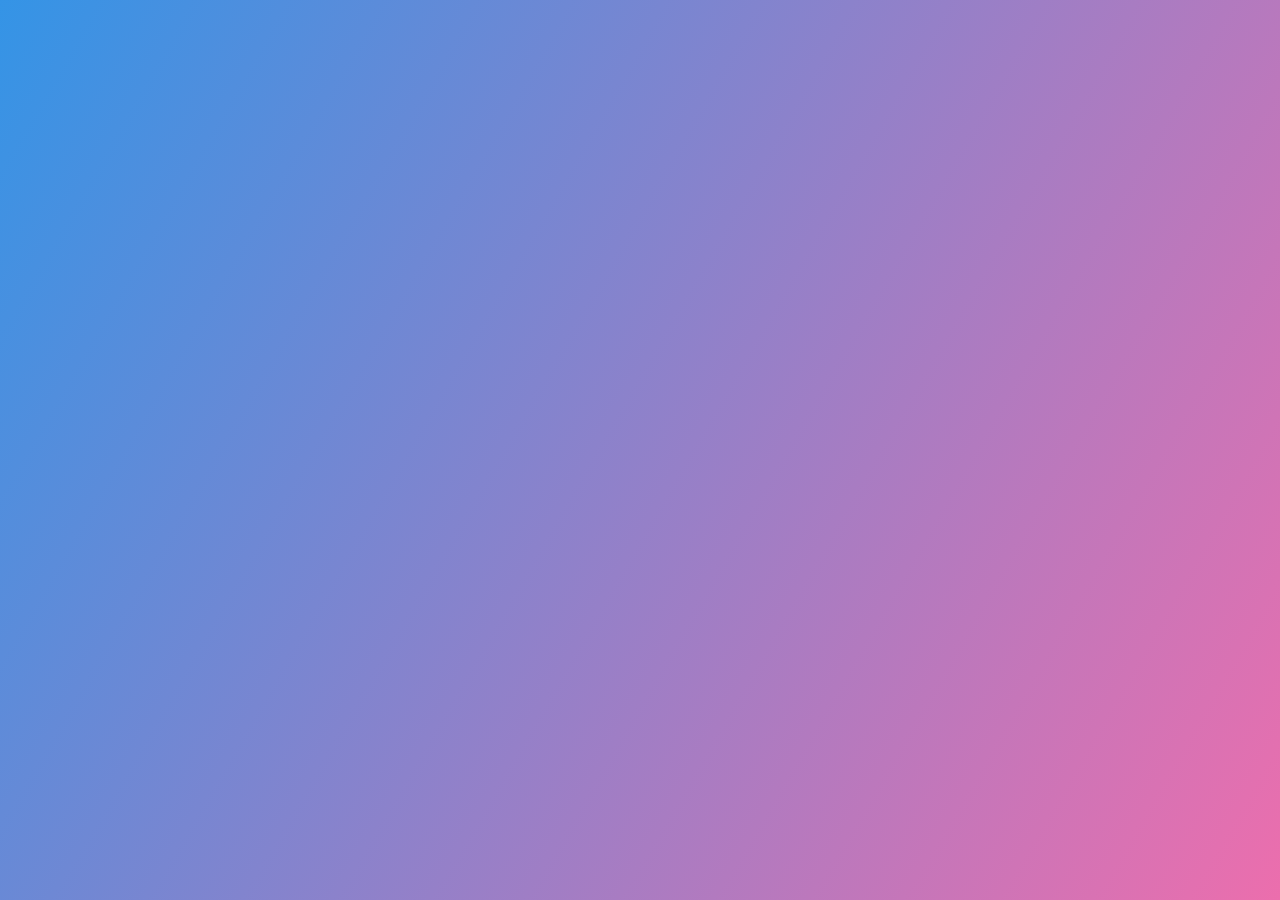
<file: Projects-02/index.html>
<!DOCTYPE html>
<html lang="en">
  <head>
    <meta charset="UTF-8" />
    <meta name="viewport" content="width=device-width, initial-scale=1.0" />
    <title>HSL Color Generator</title>
    <link rel="stylesheet" href="style.css" />
  </head>
  <body>
    <script src="app.js"></script>
  </body>
</html>
</file>
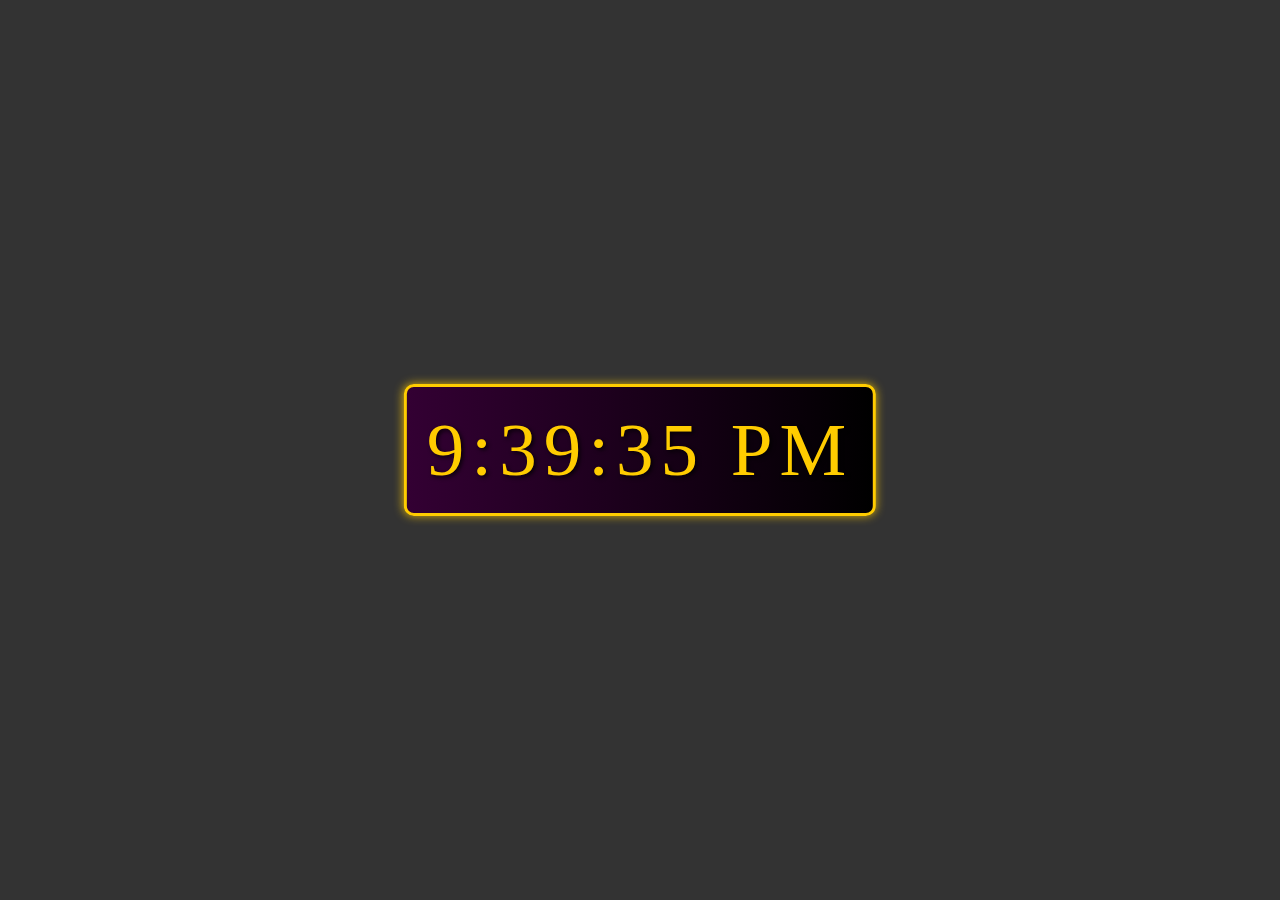
<file: Projects-03/index.html>
<!DOCTYPE html>
<html lang="en">
<head>
    <meta charset="UTF-8">
    <meta name="viewport" content="width=device-width, initial-scale=1.0">
    <title>Digital Clock</title>
    <link rel="stylesheet" href="style.css">
</head>
<body>

        <div id="clock"></div>


    <script src="script.js"></script>
</body>
</html>
</file>
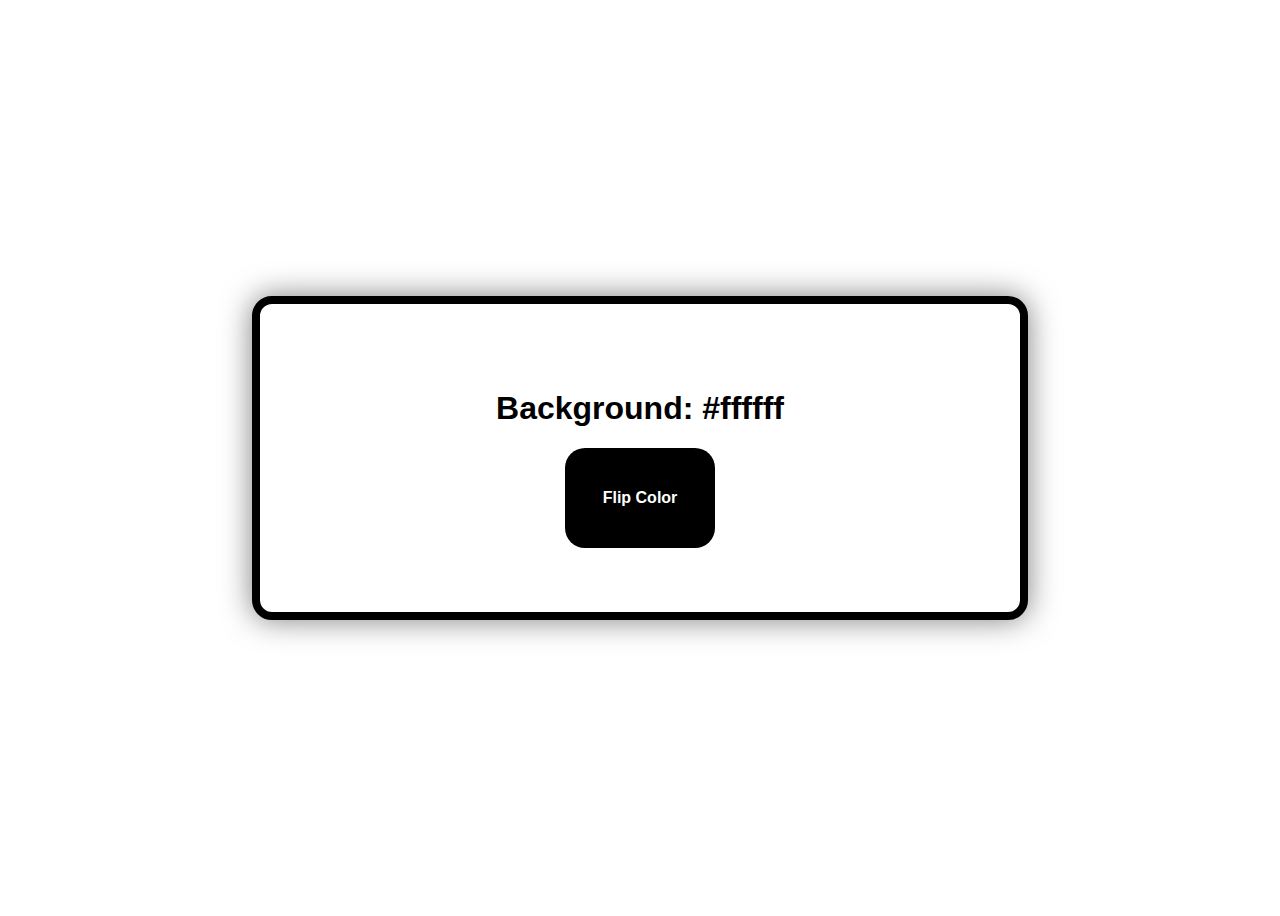
<file: Projects-04/index.html>
<!DOCTYPE html>
<html lang="en">
<head>
    <meta charset="UTF-8">
    <meta name="viewport" content="width=device-width, initial-scale=1.0">
    <title>Color Flipper</title>
    <link rel="stylesheet" href="style.css">
</head>
<body>

    <section id="colour-display" class="circular-container">
        <h1>
            Background: <span id="current-colour">#ffffff</span>
        </h1>
        <button id="new-colour-button" class="circular-button">Flip Color
        </button>
    </section>

    <script src="script.js"></script>
</body>
</html>
</file>
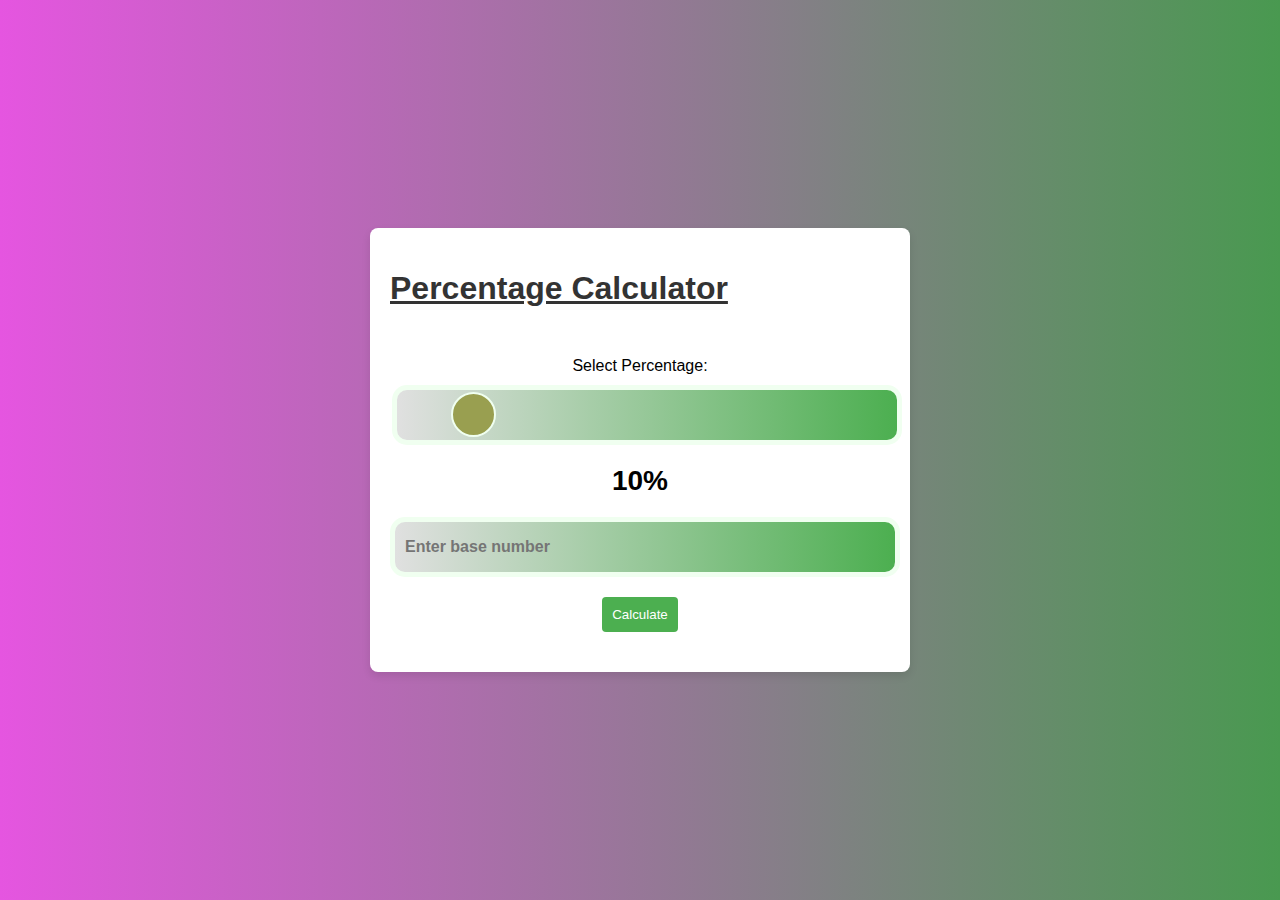
<file: Projects-05/index.html>
<!DOCTYPE html>
<html lang="en">
<head>
    <meta charset="UTF-8">
    <meta name="viewport" content="width=device-width, initial-scale=1.0">
    <title>Percentage Calculator</title>
    <link rel="stylesheet" href="style.css">
</head>
<body>
    
    <div class="card">
        <h1>Percentage Calculator</h1>
        <div class="percentage-container">
            <label for="pecentageSlider" id="percentageLabelSlider">Select Percentage:</label>
            <input type="range" id="percentageSlider" min="0" max="100" value="10" step="1">
            <span id="percentageValue">10%</span>
        </div>

        <div>
            <input type="number" id="baseNumber" placeholder="Enter base number">
        </div>
        <button onclick="calculatePercentage()">Calculate</button>

        <div id="result"></div>

    </div>

    <script src="script.js"></script>
</body>
</html>
</file>
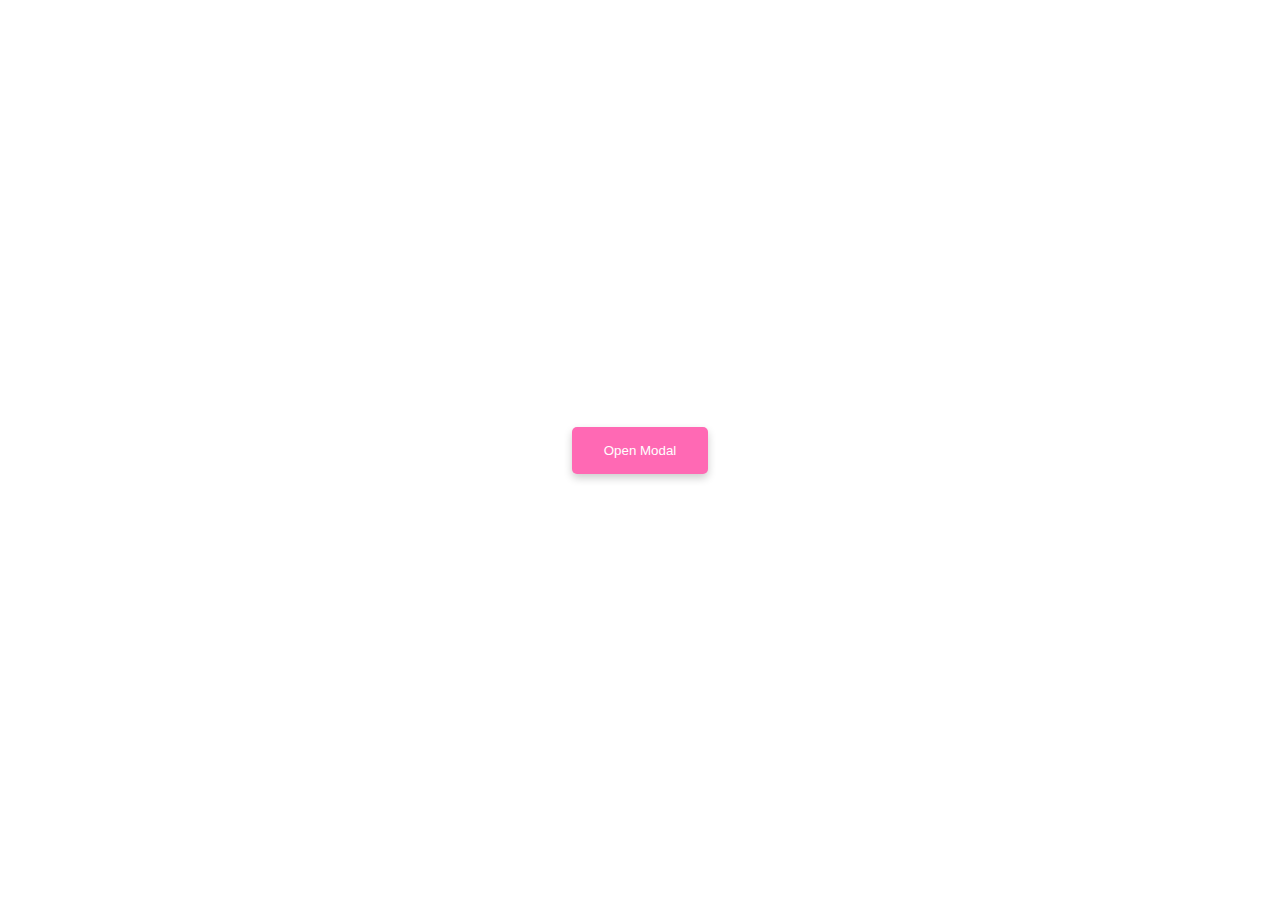
<file: Projects-06/index.html>
<!DOCTYPE html>
<html lang="en">
<head>
    <meta charset="UTF-8">
    <meta name="viewport" content="width=device-width, initial-scale=1.0">
    <title>Modal</title>
    <link rel="stylesheet" href="style.css">
</head>
<body>
    
    <button id="openModal">Open Modal</button>

    <div class="modal">
        <div class="modal_overlay"></div>
        <div class="modal_content">
            <h1>Hello Everyone!!!</h1>
            <p>Click anywhere in the modal to close it.</p>
        </div>
    </div>

    



   
    <!-- 

        https://cdn.pixabay.com/photo/2023/12/14/22/56/roofs-8449752_640.jpg

     -->


    <script src="script.js"></script>
</body>
</html>
</file>
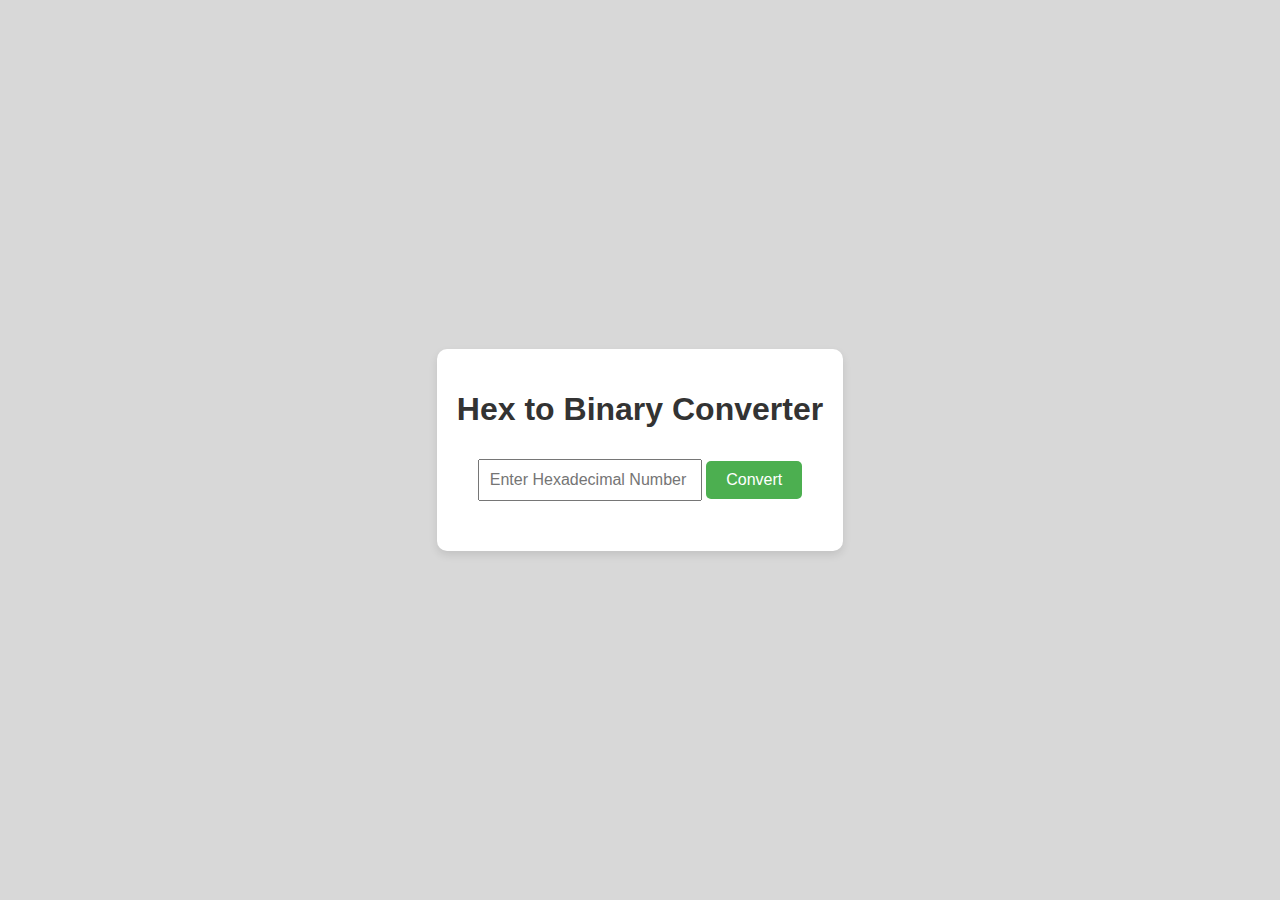
<file: Projects-07/index.html>
<!DOCTYPE html>
<html lang="en">
<head>
    <meta charset="UTF-8">
    <meta name="viewport" content="width=device-width, initial-scale=1.0">
    <title>Hex to Binary Converter</title>
    <link rel="stylesheet" href="style.css">
</head>
<body>
    
    <div class="container">
        <h1>Hex to Binary Converter</h1>
        <input type="text" id="hexInput" placeholder="Enter Hexadecimal Number" maxlength="1">
        <button onclick="convert()">Convert</button>
        <p id="binaryResult"></p>    
    </div>

    <script src="script.js"></script>
</body>
</html>
</file>
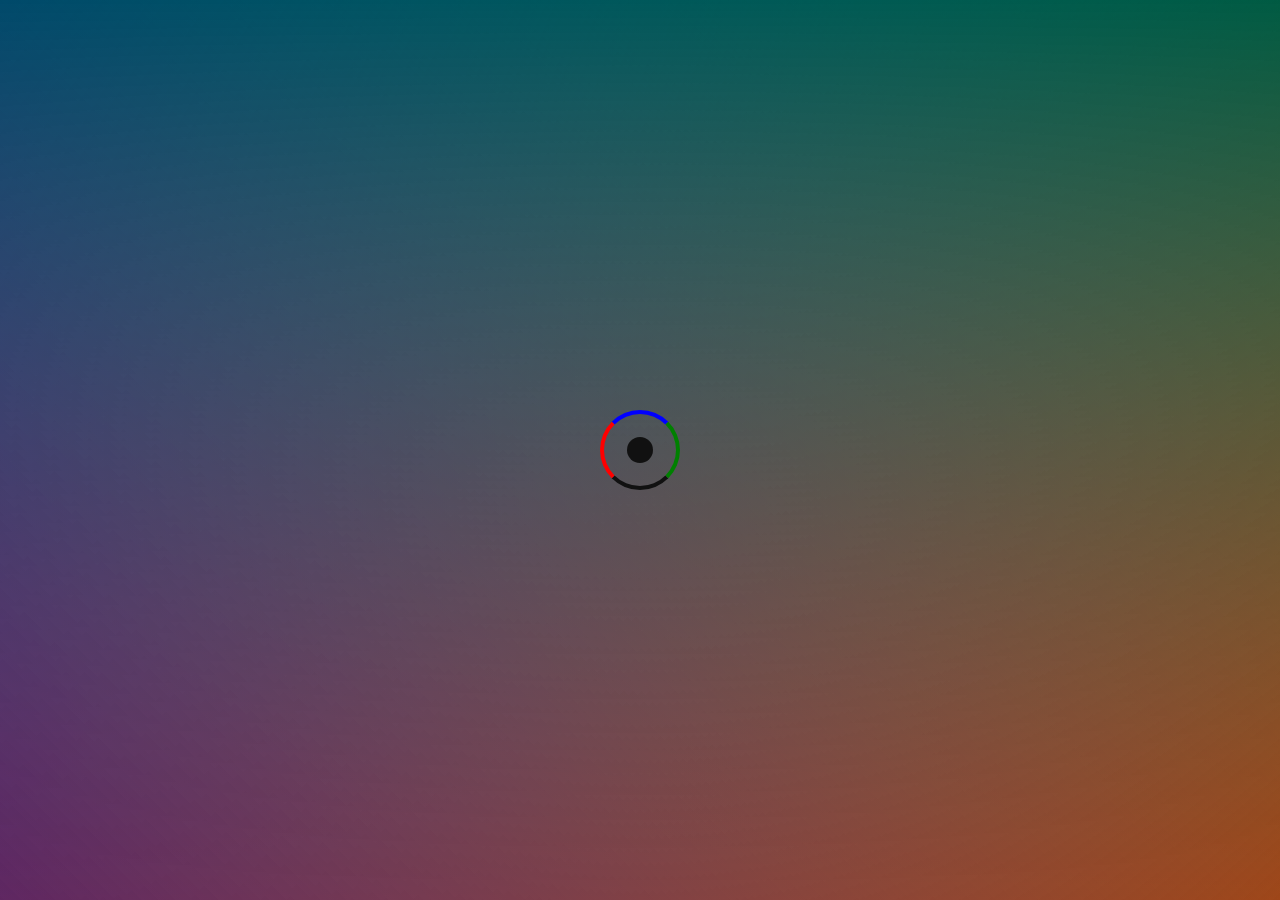
<file: Projects-08/index.html>
<!DOCTYPE html>
<html lang="en">
<head>
    <meta charset="UTF-8">
    <meta name="viewport" content="width=device-width, initial-scale=1.0">
    <title>Awesome Cursor</title>
    <link rel="stylesheet" href="style.css">
</head>
<body>

    <div class="cursor1"></div>
    <div class="cursor2"></div>


    <script src="script.js"></script>
</body>
</html>
</file>
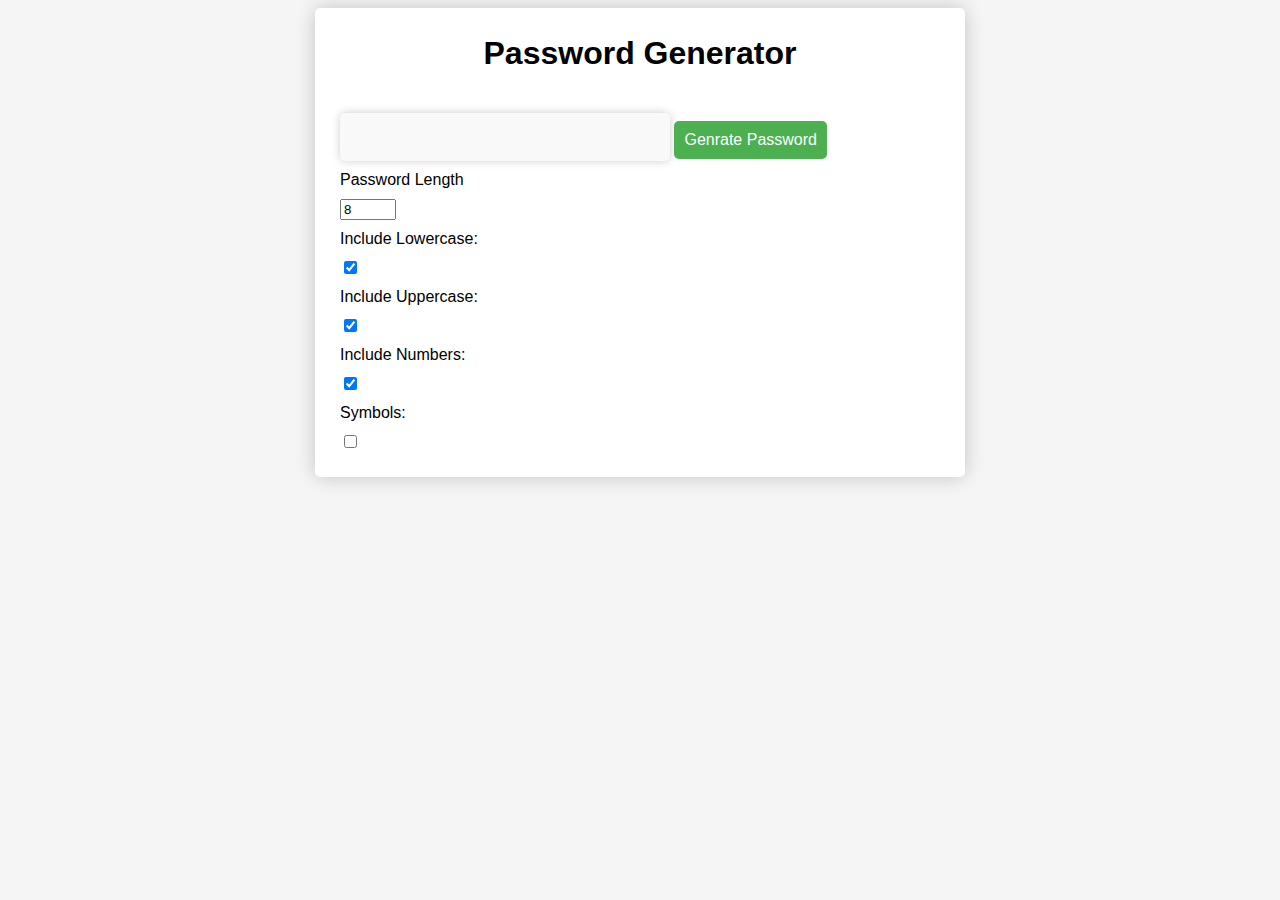
<file: Projects-09/index.html>
<!DOCTYPE html>
<html lang="en">
<head>
    <meta charset="UTF-8">
    <meta http-equiv="X-UA-Compatible" content="IE=edge">
    <meta name="viewport" content="width=device-width, initial-scale=1.0">
    <title>Password Generator</title>
    <link rel="stylesheet" href="style.css">
</head>
<body>
    <div class="container">
        <h1>Password Generator</h1>
        <div class="password">
            <input type="text" id="password" readonly>
            <button type="button" id="generate">Genrate Password</button>
        </div>
        <div class="options">
            <label for="length">Password Length</label>
            <input type="number" id="length" value="8" min="8" max="64">
            <label for="lowercase">Include Lowercase:</label>
            <input type="checkbox" id="lowercase" checked>    
            <label for="uppercase">Include Uppercase:</label>
            <input type="checkbox" id="uppercase" checked>   
            <label for="numbers">Include Numbers:</label>
            <input type="checkbox" id="numbers" checked> 
            <label for="symbols">Symbols:</label>
            <input type="checkbox" id="symbols">     
        </div>
    </div> 
<script src="app.js"></script>   
</body>
</html>
</file>
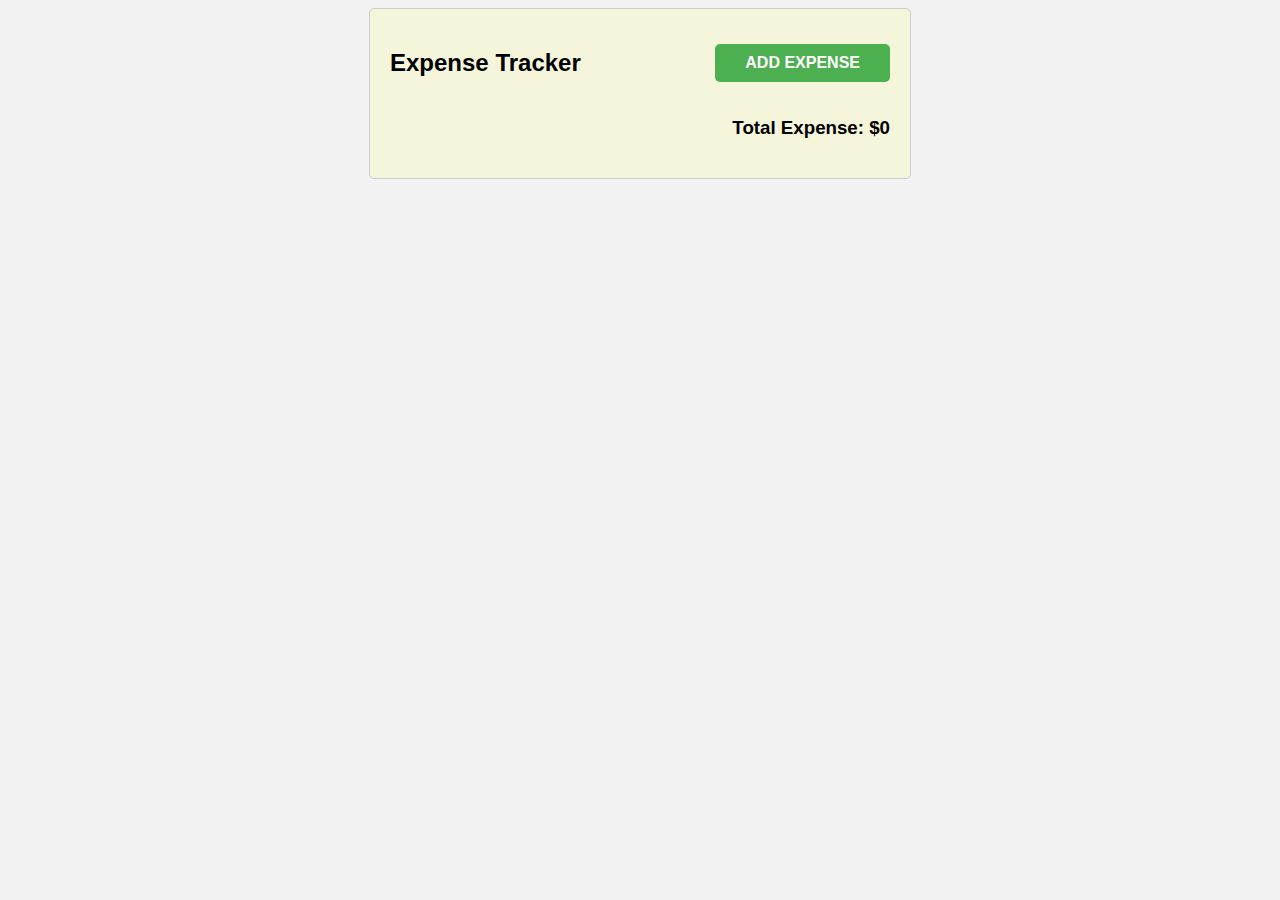
<file: Projects-10/index.html>
<!DOCTYPE html>
<html lang="en">
<head>
    <meta charset="UTF-8">
    <meta http-equiv="X-UA-Compatible" content="IE=edge">
    <meta name="viewport" content="width=device-width, initial-scale=1.0">
    <title>Expense Tracker</title>
    <link rel="stylesheet" href="style.css">
</head>
<body>
    

    <div class="expense-tracker">
        
        <div class="expense-header">
            <h2>Expense Tracker</h2>
            <button class="add-expense-btn">Add Expense</button>
        </div>
        

        <div class="expense-list"></div>

        <div class="total-expenses">
            <h3>Total Expense: $0</h3>
        </div>

    </div>
 
<script src="script.js"></script>
</body>
</html>
</file>
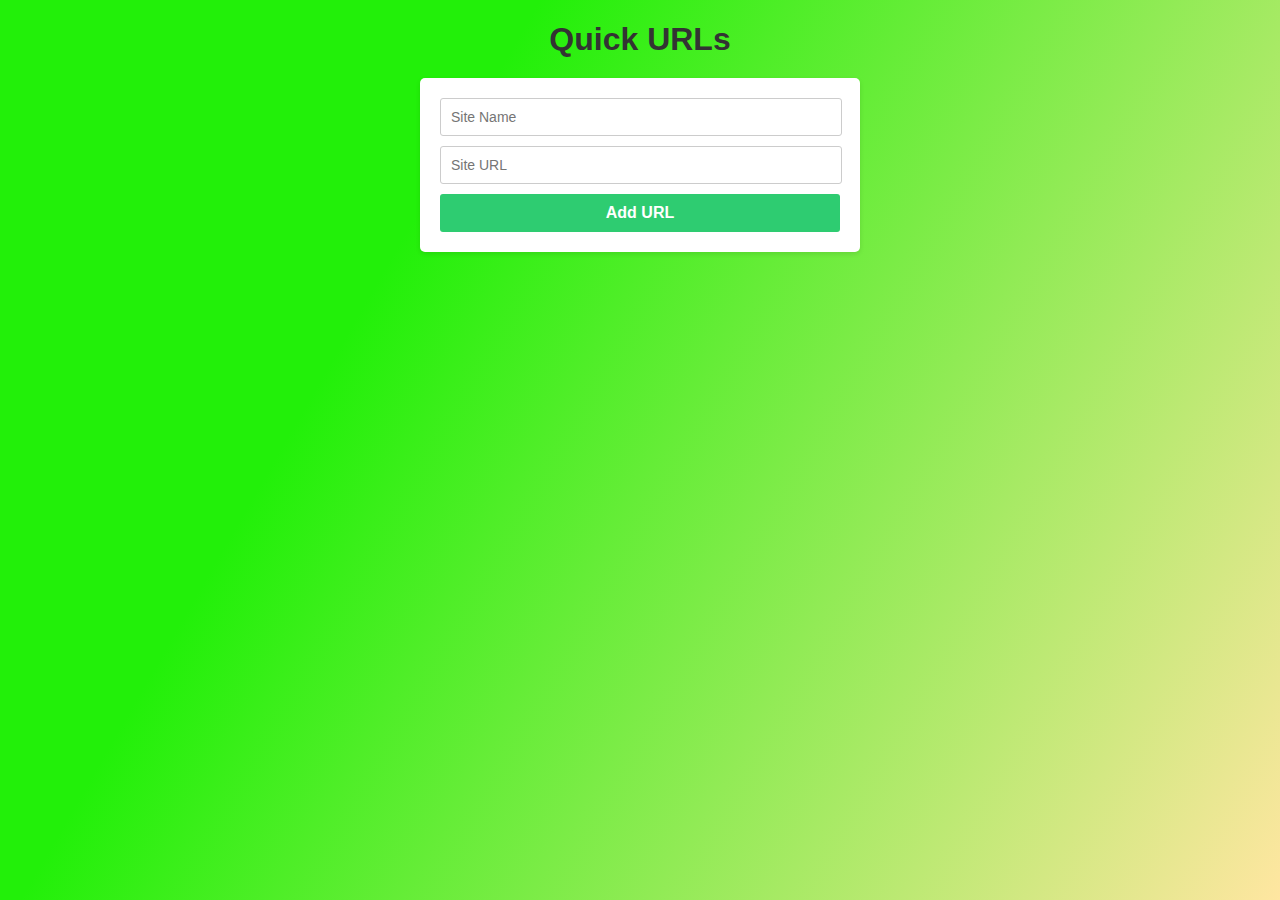
<file: Projects-11/index.html>
<!DOCTYPE html>
<html lang="en">
<head>
    <meta charset="UTF-8">
    <meta name="viewport" content="width=device-width, initial-scale=1.0">
    <title>Quick URLs Application</title>
    <link rel="stylesheet" href="style.css">
    <link rel="stylesheet" href="https://cdnjs.cloudflare.com/ajax/libs/font-awesome/6.5.1/css/all.min.css" integrity="sha512-DTOQO9RWCH3ppGqcWaEA1BIZOC6xxalwEsw9c2QQeAIftl+Vegovlnee1c9QX4TctnWMn13TZye+giMm8e2LwA==" crossorigin="anonymous" referrerpolicy="no-referrer" />
</head>
<body>

    <div class="container">
        <h1>Quick URLs</h1>
        <form id="bookmarkForm">
            <input type="text" id="siteName" placeholder="Site Name">
            <input type="url" id="siteUrl" placeholder="Site URL">
            <input type="submit" value="Add URL">
        </form>
        <ul id="bookmarkList"></ul>
    </div>
    
    <script src="script.js"></script>
</body>
</html>
</file>
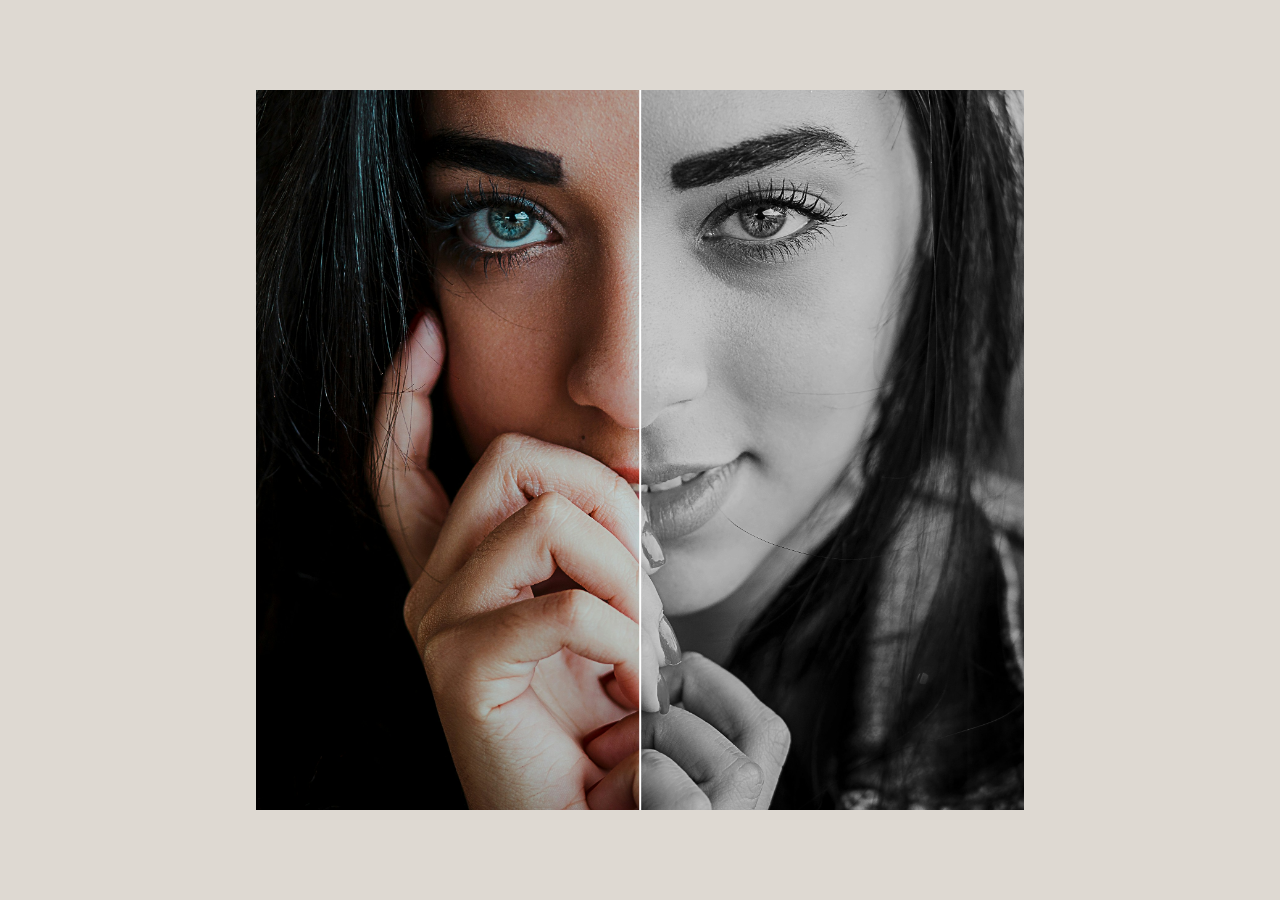
<file: Projects-12/index.html>
<!DOCTYPE html>
<html lang="en">
<head>
    <meta charset="UTF-8">
    <meta name="viewport" content="width=device-width, initial-scale=1.0">
    <title>Image Comparison Slider</title>
    <link rel="stylesheet" href="style.css">
</head>
<body>

    <div class="container">
        <div class="img-container-after">
            <img 
            src="carol-oliver-unsplash-gray-version.jpg"
            alt=""
            class="after"
            >
        </div>
        <div class="img-container-before">
            <img 
            src="carol-oliver-unsplash.jpg"
            alt=""
            class="before"
            >
        </div>
        <div class="slider"></div>
    </div>

    <script src="script.js"></script>
</body>
</html>
</file>
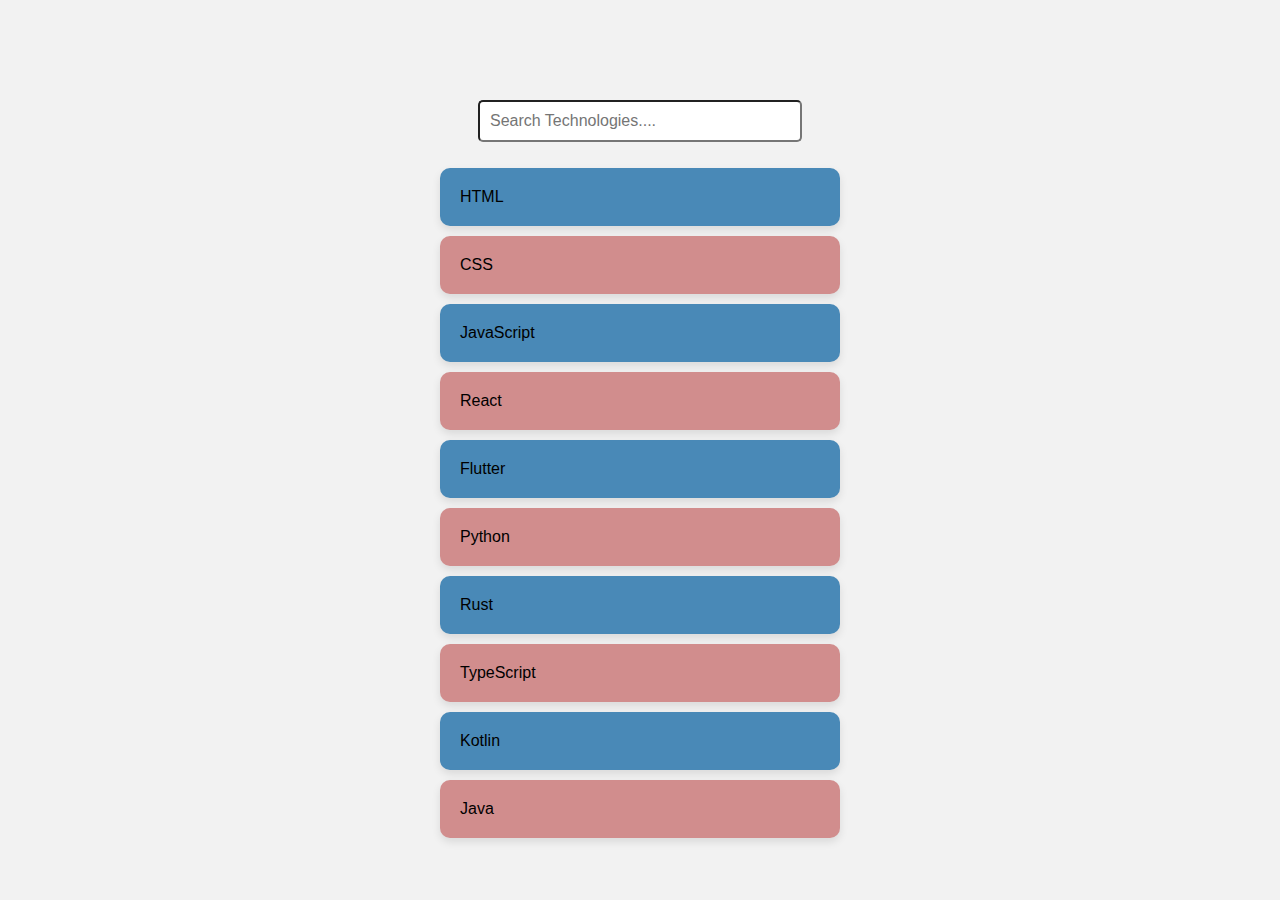
<file: Projects-13/index.html>
<!DOCTYPE html>
<html lang="en">
  <head>
    <meta charset="UTF-8" />
    <meta name="viewport" content="width=device-width, initial-scale=1.0" />
    <title>Search Functionality Project</title>
    <link rel="stylesheet" href="style.css" />
  </head>
  <body>
    <div id="search-container">
      <input
        type="text"
        id="search-input"
        placeholder="Search Technologies...."
      />
    </div>

    <ul id="item-list">
      <li class="item">HTML</li>
      <li class="item">CSS</li>
      <li class="item">JavaScript</li>
      <li class="item">React</li>
      <li class="item">Flutter</li>
      <li class="item">Python</li>
      <li class="item">Rust</li>
      <li class="item">TypeScript</li>
      <li class="item">Kotlin</li>
      <li class="item">Java</li>
    </ul>

    <script src="app.js"></script>
  </body>
</html>
</file>
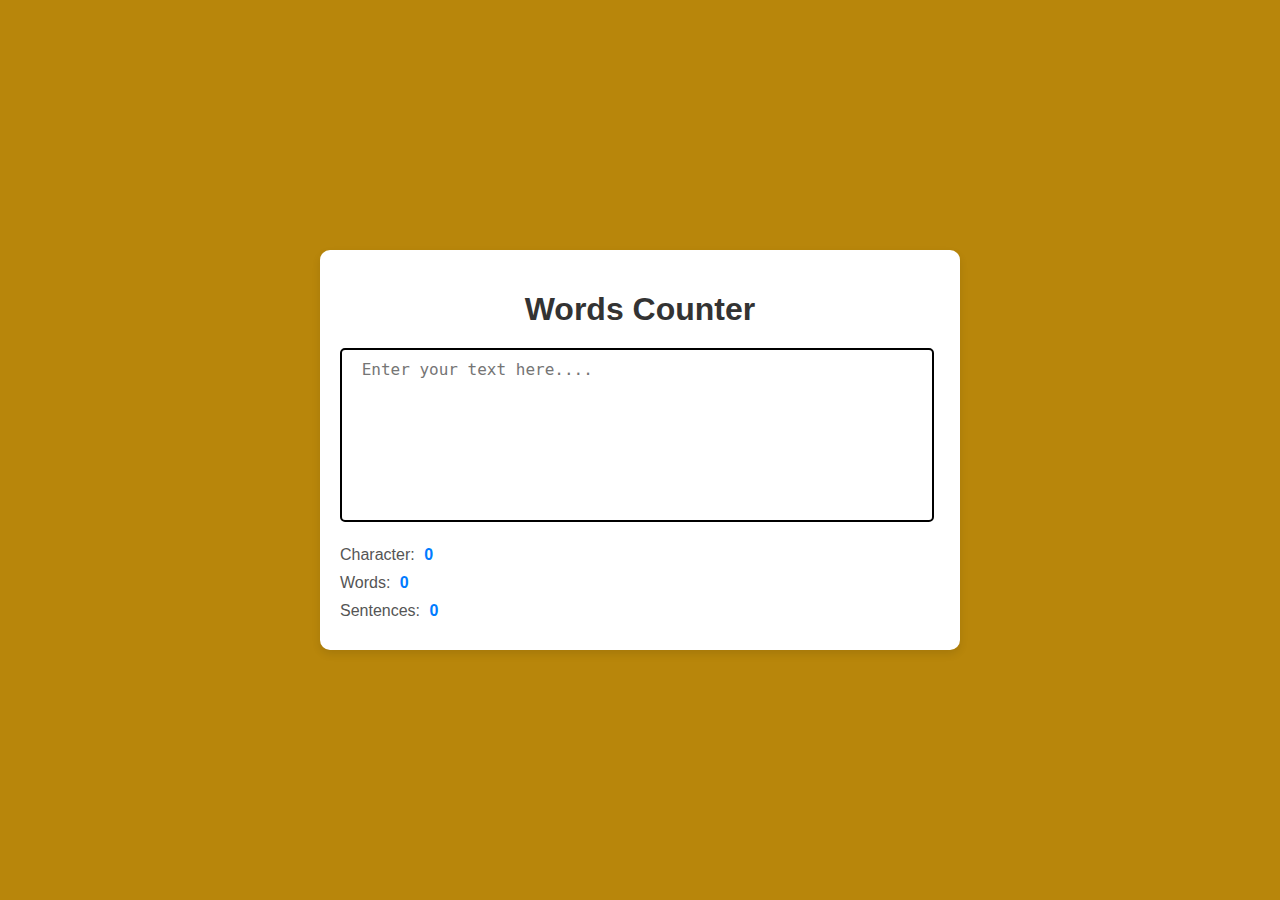
<file: Projects-14/index.html>
<!DOCTYPE html>
<html lang="en">
<head>
    <meta charset="UTF-8">
    <meta name="viewport" content="width=device-width, initial-scale=1.0">
    <title>Words Counter</title>
    <link rel="stylesheet" href="style.css">
</head>
<body>
        <div class="container">
            <div class="card">
                <h1>Words Counter</h1>
                <textarea placeholder=" Enter your text here...."></textarea>
                <div class="calculation">
                    <div class="count">Character: <span id="characterCount">0</span></div>
                    <div class="count">Words: <span id="wordCount">0</span></div>
                    <div class="count">Sentences: <span id="sentenceCount">0</span></div>
                </div>
            </div>
        </div>

    <script src="script.js"></script>
</body>
</html>
</file>
<file: Projects-02/style.css>
* {
  margin: 0;
  padding: 0;
  box-sizing: border-box;
}

body {
  font-family: sans-serif;
  background: linear-gradient(120deg, #3494e6, #ec6ead);
  display: flex;
  align-items: center;
  justify-content: center;
  height: 100vh;
}

.container {
  background-color: #fff;
  box-shadow: 0 0 20px rgba(0, 0, 0, 0.2);
  border-radius: 12px;
  overflow: hidden;
  text-align: center;
  padding: 30px;
  width: auto;
}

h1 {
  font-size: 28px;
  margin-bottom: 20px;
}

.color-display {
  width: 400px;
  height: 200px;
  margin: 20px auto;
  border-radius: 12px;
  /* background-color: aqua; */
  transition: background-color 0.3s ease-in-out;
}

.controls {
  display: flex;
  flex-direction: column;
  align-items: center;
}

.control {
  display: flex;
  align-items: center;
  margin: 10px 0px 10px 80px;
  width: 400px;
}

.slider-container {
  display: flex;
  align-items: center;
  width: 80%;
  margin-left: 40px;
}

label {
  width: 50px;
  font-weight: bold;
  text-align: left;
}

input {
  width: 60%;
  margin-right: 10px;
}

#copyButton {
  background-color: red;
  color: ghostwhite;
  border: none;
  border-radius: 10px;
  transition: all;
  padding: 10px 15px;
  cursor: pointer;
  font-size: 16px;
  margin-top: 20px;
}
</file>
<file: Projects-03/style.css>
* {
  margin: 0;
  padding: 0;
  box-sizing: border-box;
  font-family: cursive;
  background: #333;
}

#clock {
  position: absolute;
  top: 50%;
  left: 50%;
  transform: translate(-50%, -50%);
  padding: 30px;
  font-size: 60px;
  letter-spacing: 7px;
  font-size: 75px;
  background: linear-gradient(to right, #330033, #000000);
  color: #ffcc00;
  border: 3px solid #ffcc00;
  padding: 20px;
  box-shadow: 0 0 10px rgba(255, 204, 0, 0.8);
  text-shadow: 2px 2px 4px rgba(0, 0, 0, 0.8);
  border-radius: 10px;
}
</file>
<file: Projects-04/style.css>
body{
    transition: background-color 0.5s;
    min-height: 100vh;
    display: flex;
    align-items: center;
    justify-content: center;
}

section#colour-display {
    font-family: sans-serif;
    width: 50%;
    background-color: white;
    box-shadow: 0 0 30px rgba(0, 0, 0, 0.5);
    padding: 4rem;
    border-radius: 20px;
    text-align: center;
    border: 8px solid black;
}

section#colour-display:hover {
    border-color: darkgray;
}

section#colour-display h1{
    font-weight: 900;
}

section#colour-display #new-colour-button{
    width: 150px;
    height: 100px;
    background-color: black;
    color: white;
    font-weight: 900;
    padding: 1rem;
    border: none;
    font-size: 1rem;
    cursor: pointer;
    border-radius: 20px;
}

section#colour-display #new-colour-button:hover{
    background-color: darkgray;
}



/* circular Style for the elements*/

.circular-container{
    border-radius: 70%;
}

.circular-button{
    border-radius: 70%;
}
</file>
<file: Projects-05/style.css>
body{
    display: flex;
    align-items: center;
    justify-content: center;
    height: 100vh;
    margin: 0;
    font-family: sans-serif;
    background: linear-gradient(to right, #e555e0,#499950);
}

.card{
    background-color: #fff;
    box-shadow: 0 4px 8px rgba(0, 0, 0, 0.1);
    padding: 20px;
    border-radius: 8px;
    max-width: 500px;
    width: 80%;
    text-align: center;
}

.percentage-container{
    margin-bottom: 10px;
}

h1{
    color: #333;
    text-decoration: underline;
    text-align: left;
    margin-bottom: 50px;
}

input{
    margin-bottom: 20px;
    width: calc(100% - 20px);
    height: 30px;
    margin-top: 10px;
    appearance: none;
    border: 5px solid honeydew;
    border-radius: 15px;
    background:linear-gradient(to right,#e0e0e0,#4caf50);
    outline: none;
    padding: 10px;
    color: #333;
    font-weight: 700;
    font-size: 16px;
}

input::-webkit-slider-thumb{
    appearance: none;
    width: 45px;
    height: 45px;
    border: 2px solid honeydew;
    border-radius: 50%;
    background: #999f50;
    cursor: pointer;
}

#percentageValue{
    font-size: 28px;
    font-weight: 700;
}

#result{
    margin-top: 20px;
    font-weight: bold;
    transition: color 0.3s;
}

button{
    background-color: #4caf50;
    color: #fff;
    padding: 10px;
    border: none;
    border-radius: 4px;
    cursor: pointer;
    transition: background-color 0.3s;
}

button:hover{
    background-color: #45a049;
}
</file>
<file: Projects-06/style.css>
html{
    height: 100%;
}

body{
    height: 100%;
    font-family: sans-serif;
    padding: 0;
    margin: 0;
    background: url(https://cdn.pixabay.com/photo/2023/12/14/22/56/roofs-8449752_640.jpg);
    background-size: cover;
    background-repeat: no-repeat;
    display: flex;
    align-items: center;
    justify-content: center;
}

button{
    margin: 2rem;
    display: inline-block;
    background-color: hotpink;
    color: white;
    padding: 1rem 2rem;
    border: none;
    border-radius: 5px;
    box-shadow: 0 4px 8px rgba(0, 0, 0, 0.2);
    cursor: pointer;
    transition: background-color 0.3s ease;
}

button:hover{
    background-color: deeppink;
}

.modal{
    position: absolute;
    display: none;
    justify-content: center;
    align-items: center;
}

.modal.open{
    display: flex;
}

.modal_overlay{
    position: fixed;
    top: 0;
    left: 0;
    right: 0;
    bottom: 0;
    background-color: rgba(0, 0, 0, 0.5);
    animation: fadeIn 0.3s ease;
}

@keyframes fadeIn {
    from{
        opacity: 0;
    }

    to{
        opacity: 1;
    }
}

.modal_content{
    background-color: #fff;
    padding: 2rem;
    border-radius: 8px;
    border: 2px solid hotpink;
    box-shadow: 0 4px 8px rgba(0, 0, 0, 0.2);
    cursor: pointer;
    position: relative;
    z-index: 1;
    animation: slideIn 0.3s ease;
    overflow: hidden;
    transform-origin: center;
}

@keyframes slideIn {
      from{
        transform: translateY(-20px);

      }  

      to{
        transform: translateY(0);
      }
}

.modal_content h1{
    color: #333;
    font-size: 2rem;
    margin-bottom: 1rem;
}

.modal_content p{
    color: darkblue;
    line-height: 1.5;
}
</file>
<file: Projects-07/style.css>
body{
    font-family: sans-serif;
    display: flex;
    justify-content: center;
    align-items: center;
    height: 100vh;
    margin: 0;
    padding: 0;
    background-color: #d8d8d8;
}

.container{
    text-align: center;
    background: #fff;
    padding: 20px;
    border-radius: 10px;
    box-shadow: 0 4px 8px rgba(0, 0, 0, 0.1);
    animation: fadeIn 0.5s ease-in-out;
}

@keyframes fadeIn {
    from{
        opacity: 0;
    }   
    to{
        opacity: 1;
    } 
}

h1{
    color: #333;
}

input{
    padding: 10px;
    margin: 10px 0;
    font-size: 16px;
    width: 200px;
}

button{
    background-color: #4CAF50;
    color: white;
    padding: 10px 20px;
    border: none;
    border-radius: 5px;
    cursor: pointer;
    font-size: 16px;
    transition: background-color 0.3s ease;
}

button:hover{
    background-color: #45a049;
}

p{
    margin-top: 20px;
    font-size: 18px;
}
</file>
<file: Projects-08/style.css>
*{
    margin: 0;
    padding: 0;
    box-sizing: border-box;
}

html{
    height: 100%;
    background: linear-gradient(darkcyan,transparent),
                linear-gradient(-45deg,chocolate,transparent),
                linear-gradient(45deg,rebeccapurple,transparent);
    background-blend-mode: multiply;            
}


.cursor1{
    position: fixed;
    width: 80px;
    height: 80px;
    border: 4px solid #111;
    border-top-color: blue;
    border-left-color: red;
    border-right-color: green;
    border-radius: 50%;
    left: 50%;
    top: 50%;
    transform: translate(-50%,-50%);
    pointer-events: none;
    transition: all 0.1s ease;
}

.cursor2{
    position: fixed;
    background: #111;
    height: 26px;
    width: 26px;
    border-radius: 50%;
    left: 50%;
    top: 50%;
    transform: translate(-50%,-50%);
    pointer-events: none;
    transition: all 0.15s ease;
}
</file>
<file: Projects-09/style.css>
body{
    background-color: #f5f5f5;
    font-family: Arial,sans-serif;
}

.container{

    max-width: 600px;
    margin: 0 auto;
    padding: 25px;
    border-radius: 5px;
    box-shadow: 0px 0px 20px rgba(0, 0, 0, 0.2);
    background-color: #fff;

}

h1{
    text-align: center;
    margin-top: 2px;
}

label {
    display: flex;
    align-items: center;
    margin: 10px 0;
}

#password{
    margin-top: 20px;
    font-size: 24px;
    text-align: center;
    padding: 10px;
    border: none;
    border-radius: 5px;
    background-color: #f9f9f9;
    box-shadow: 0px 0px 10px rgba(0, 0, 0, 0.2);
}

#generate{

    margin-top: 20px;
    background-color: #4CAF50;
    color: #fff;
    border: none;
    border-radius: 5px;
    padding: 10px;
    font-size: 16px;
    cursor: pointer;
}

#generate:hover{
    background-color: #3e8e41;
}
</file>
<file: Projects-10/style.css>
body{
    background-color: #f2f2f2;
    font-family: 'Lucida Sans', 'Lucida Sans Regular', 'Lucida Grande', 'Lucida Sans Unicode', Geneva, Verdana, sans-serif;
}

.expense-tracker{

    max-width: 500px;
    margin: 0 auto;
    padding: 20px;
    font-family: 'Lucida Sans', 'Lucida Sans Regular', 'Lucida Grande', 'Lucida Sans Unicode', Geneva, Verdana, sans-serif;
    border: 1px solid #ccc;
    border-radius: 5px;
    background-color: beige;
}

.expense-header{
    display: flex;
    justify-content: space-between;
    align-items: center;
    margin-bottom: 20px;
}

.add-expense-btn{
    padding: 10px 30px;
    background-color: #4caf50;
    color: #fff;
    border: none;
    font-size: 16px;
    font-weight: 600;
    text-transform: uppercase;
    border-radius: 5px;
    cursor: pointer;
    transition: background-color 0.3s ease;
}

.total-expenses{
    text-align: right;
}

.expense-list{
    margin-bottom: 20px;
}

.expense-item{
    display: flex;
    justify-content: space-between;
    align-items: center;
    background-color: #f9f9f9;
    padding: 10px;
    border-radius: 5px;
    margin-bottom: 10px;
}

.expense-item-description{
    font-weight: bold;
}
.expense-item-amount{
    font-weight: bold;
}
  
.delete-expense-btn{
    background-color: #f44336;
    color: #fff;
    border: none;
    border-radius: 50%;
    width: 30px;
    height: 30px;
    font-size: 16px;
    font-weight: bold;
    cursor: pointer;
}
</file>
<file: Projects-11/style.css>
body{
    font-family: sans-serif;
    margin: 0;
    padding: 0;
    background: linear-gradient(120deg, #22f009 30%,#ffe6a1 100%);
    min-height: 100vh;
}

.container{
    display: flex;
    flex-direction: column;
}

h1{
    text-align: center;
    margin-bottom: 20px;
    color: #333;
}

form{
    max-width: 400px;
    margin: 0 auto;
    padding: 20px;
    background: #fff;
    border-radius: 5px;
    box-shadow: 0 2px 5px rgba(0, 0, 0, 0.1);
}

input[type="text"],
input[type="url"]{
    width: 95%;
    margin-bottom: 10px;
    padding: 10px;
    border: 1px solid #ccc;
    border-radius: 3px;
    font-size: 14px;
}

input[type="submit"]{
    width: 100%;
    padding: 10px;
    background-color: #2ecc71;
    color: #fff;
    border: none;
    border-radius: 3px;
    font-size: 16px;
    font-weight: bold;
    cursor: pointer;
}

input[type="submit"]:hover{
    background-color: #27ae60;
}

/* CSS will be Used inside the JS */

ul{
    display: flex;
    justify-content: center;
    list-style-type: none;
    margin-top: 20px;
    padding: 0;
}

li{
    background-color: #e6e6e6;
    padding: 20px;
    border-radius: 5px;
    box-shadow: 0 2px 5px rgba(0, 0, 0, 0.1);
    margin: 5px;
    text-align: center;
}

li a{
    text-decoration: none;
    color: #5c5757;
    font-size: 16px;
    font-weight: 600;
}

li a:hover{
    color: #2813e2;
}

button{
    padding: 8px;
    background-color: #e74c3c;
    color: #fff;
    border: none;
    border-radius: 3px;
    cursor: pointer;
    margin-left: 10px;
}

button:hover{
    background-color: #c0392b;
}
</file>
<file: Projects-12/style.css>
*{
    box-sizing: border-box;
    margin: 0;
    padding: 0;

}

body{
    background-color: #ded9d2;
    display: flex;
    align-items: center;
    justify-content: center;
    height: 100vh;
    overflow: hidden;
}

.container{
    position: relative;
    width: 60vw;
    height: 80vh;
}

.img-container-before,
.img-container-after{
    position: absolute;
    width: 60vw;
    height: 80vh;
}

.img-container-before{
    width: 30vw;
    overflow: hidden;
}

img{
    width: 60vw;
    height: 80vh;
    object-fit: cover;
}

.slider{
    width: 0.1rem;
    background: white;
    height: 100%;
    position: absolute;
    top: 0;
    left: 50%;
    transform: translateX(-50%);
    z-index: 10;
    pointer-events: none;
}
</file>
<file: Projects-13/style.css>
body {
  font-family: sans-serif;
  background: #f2f2f2;
  margin: 0;
  padding: 0;
  display: flex;
  flex-direction: column;
  align-items: center;
  height: 100vh;
}

#search-container {
  text-align: center;
  margin-top: 100px;
  max-width: 400px;
}

#search-input {
  padding: 10px;
  font-size: 16px;
  width: 300px;
  border-radius: 5px;
}

#item-list {
  list-style: none;
  padding: 0;
  width: 100%;
  max-width: 400px;
}
.item {
  margin: 10px 0;
  padding: 20px;
  background: #fff;
  border-radius: 10px;
  box-shadow: 0 4px 8px rgba(0, 0, 0, 0.1);
  transition: transform 0.3s ease-in-out;
}

.item:hover {
  transform: scale(1.05);
}

.item:nth-child(even) {
  background: rgb(209, 141, 141);
}
.item:nth-child(odd) {
  background: rgb(73, 137, 183);
}
</file>
<file: Projects-14/style.css>
body{
    margin: 0;
    padding: 0;
    box-sizing: border-box;
    background-color: darkgoldenrod;
    font-family: sans-serif;
}

.container{
    display: flex;
    justify-content: center;
    align-items: center;
    height: 100vh;
}

.card{
    background-color: #fff;
    border-radius: 10px;
    box-shadow: 0 4px 8px rgba(0, 0, 0, 0.1);
    padding: 20px;
    width: 90%;
    max-width: 600px;
    animation: slideIn 0.5s ease forwards;
}

@keyframes slideIn {
    from{
        transform: translateY(-50px);
        opacity: 0;
    }

    to{
        transform: translateY(0);
        opacity: 1;
    }
}

.card h1{
    text-align: center;
    margin-bottom: 20px;
    color: #333;
}

textarea{
    resize: none;
    width: 95%;
    height: 150px;
    padding: 10px;
    border: 2px solid #000;
    border-radius: 5px;
    font-size: 16px;
}

.calculation{
    margin-top: 20px;
}

.count{
    margin-bottom: 10px;
    color: #555;
    font-size: 16px;
}

.count span{
    font-weight: bold;
    color: #007bff;
    margin-left: 5px;
}
</file>
